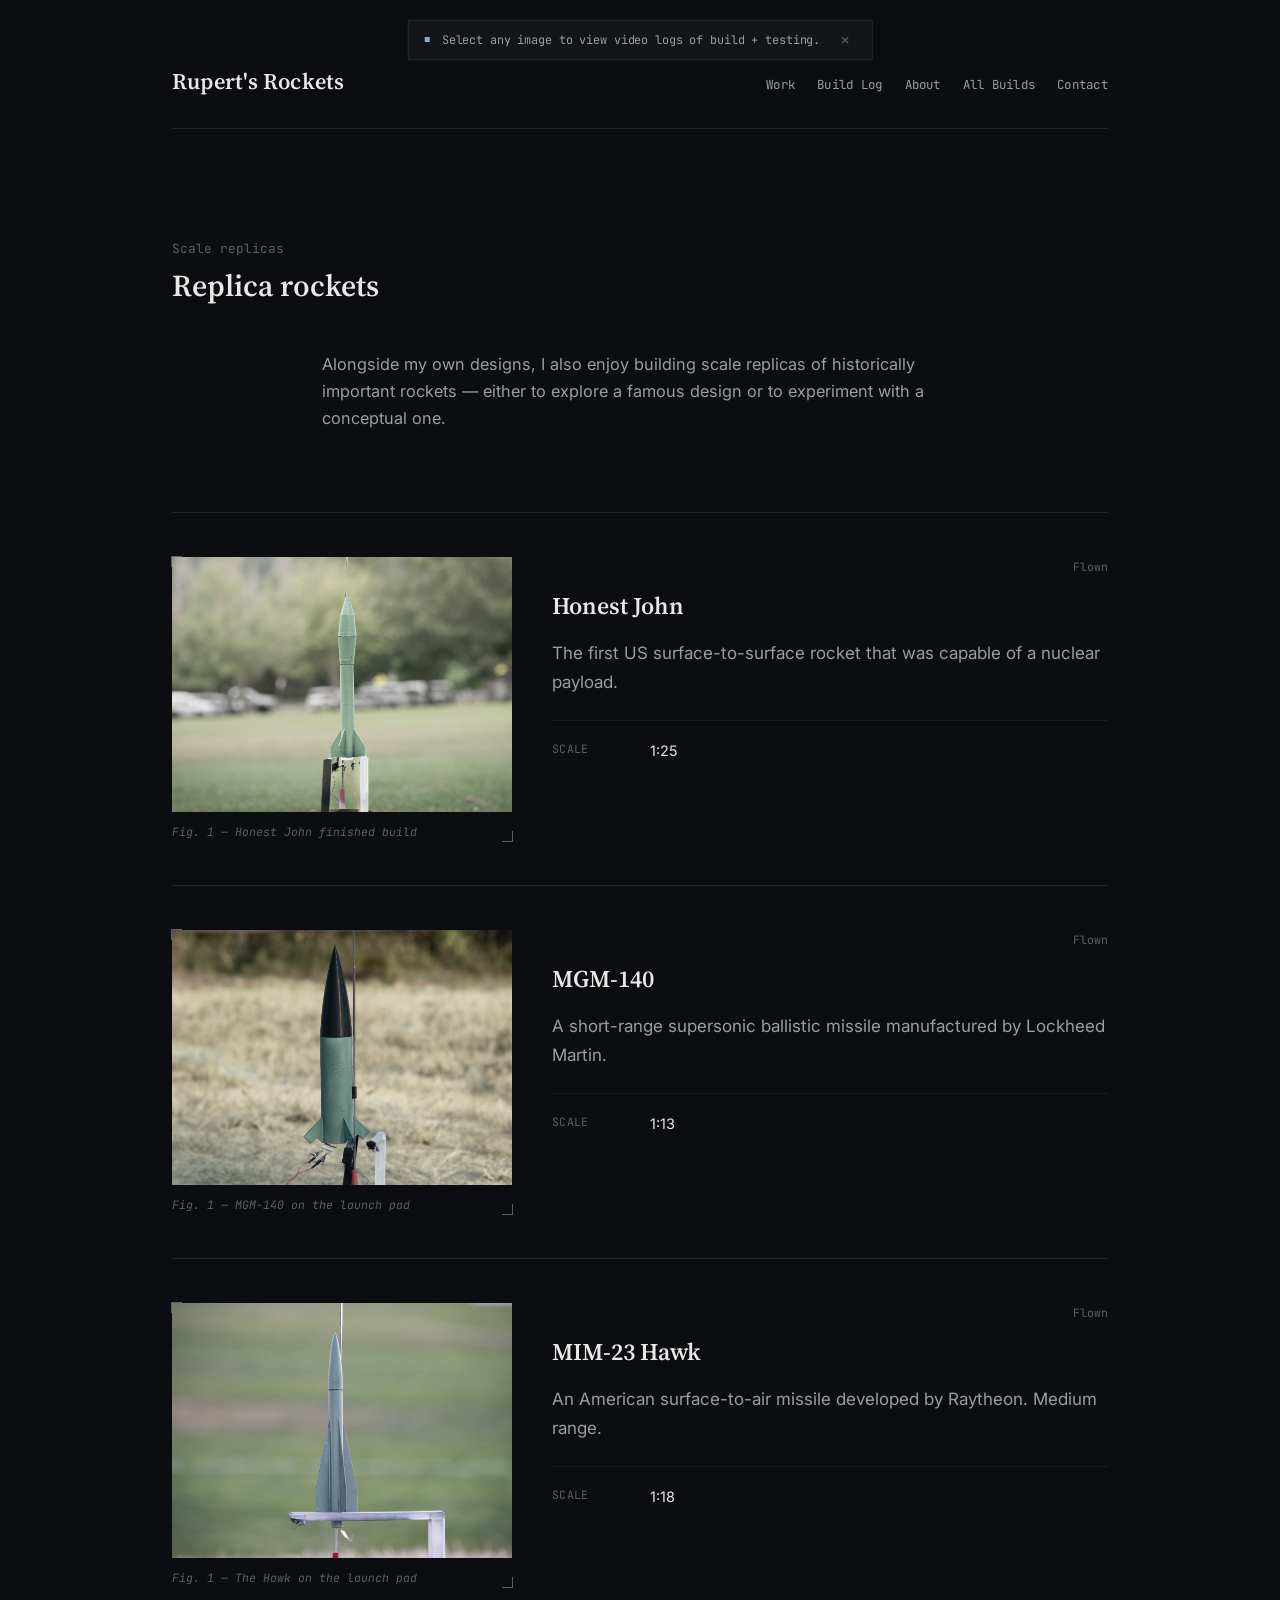
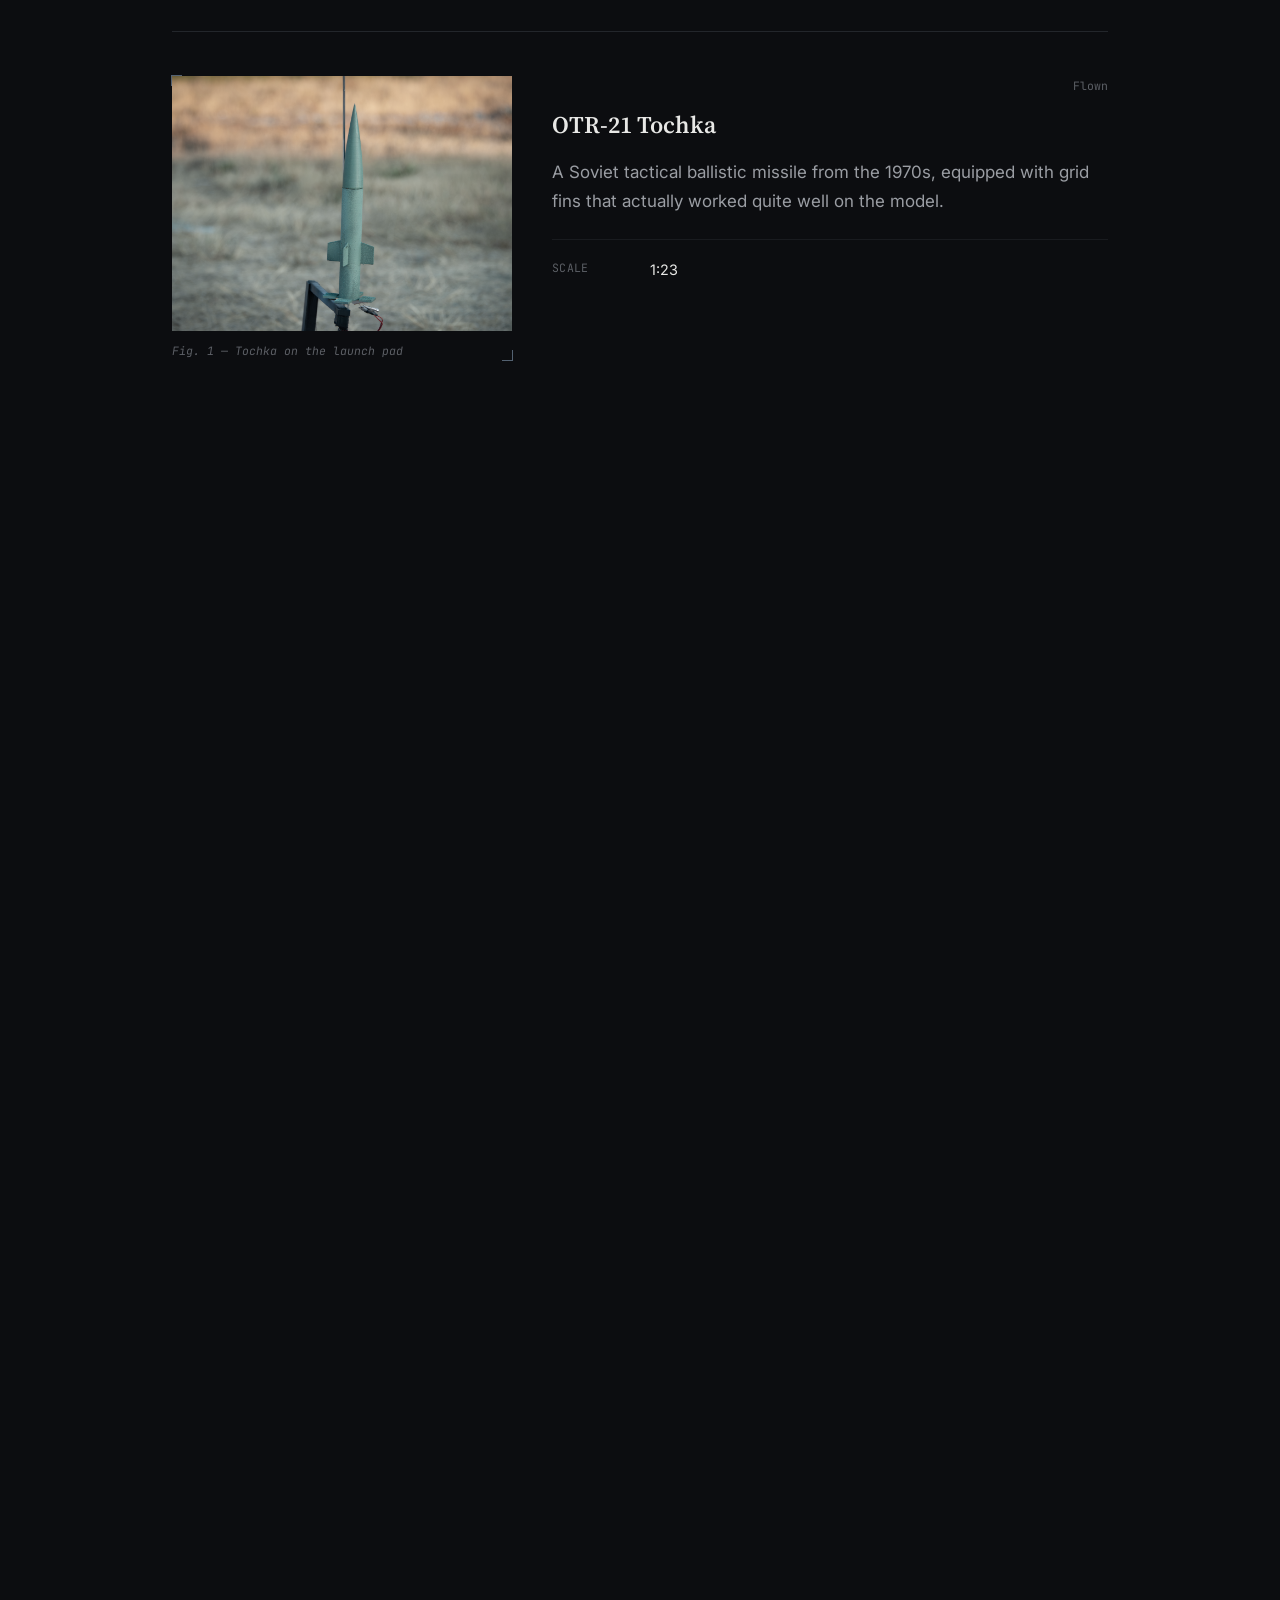
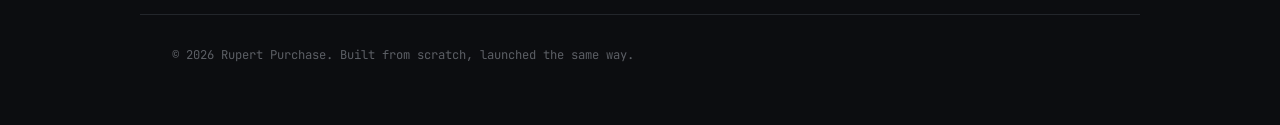
<file: replicas.html>
<!DOCTYPE html>
<html lang="en">
<head>
<meta charset="UTF-8">
<meta name="viewport" content="width=device-width, initial-scale=1.0">

<title>Replica Rockets &mdash; Rupert's Rockets</title>
<meta name="description" content="Scale replicas of real-world rockets, built by Rupert Purchase.">

<link rel="preconnect" href="https://fonts.googleapis.com">
<link rel="preconnect" href="https://fonts.gstatic.com" crossorigin>
<link href="https://fonts.googleapis.com/css2?family=Source+Serif+4:ital,wght@0,400;0,600;1,400&family=Inter:wght@400;500&family=JetBrains+Mono:wght@400;500&display=swap" rel="stylesheet">

<link rel="stylesheet" href="style.css">
</head>
<div id="videoModal" class="video-modal">
  <div class="video-container">
    <iframe
      id="videoFrame"
      src=""
      frameborder="0"
      allow="accelerometer; autoplay; clipboard-write; encrypted-media; gyroscope; picture-in-picture"
      allowfullscreen>
    </iframe>
  </div>
</div>
  
<body>



<div id="video-hint-toast" class="hint-toast" role="status">
  <span class="hint-toast__node"></span>
  <span class="hint-toast__text">Select any image to view video logs of build + testing.</span>
  <button type="button" class="hint-toast__close" aria-label="Dismiss notification">&times;</button>
</div>

  
<!-- Same masthead as the other pages — keep all of these in sync if you edit one -->
<header class="masthead">
  <div class="masthead__top">
    <a href="index.html" class="masthead__name">Rupert's Rockets</a>
    <nav class="masthead__nav">
      <a href="index.html#work">Work</a>
      <a href="index.html#log">Build Log</a>
      <a href="index.html#about">About</a>
      <a href="all-builds.html">All Builds</a>
     
      <a href="index.html#contact">Contact</a>
    </nav>
  </div>
</header>

<section class="archive-head reveal">
  <span class="section__index">Scale replicas</span>
  <h1 class="section__title">Replica rockets</h1>
</section>

<section class="intro reveal">
  <p>
    <!-- EDIT: a short intro paragraph about your replica builds -->
    Alongside my own designs, I also enjoy building scale replicas of historically important rockets — either to explore a famous design or to experiment with a conceptual one. 
  </p>
</section>

<!-- ======================================================
     REPLICA ENTRIES
     Same .entry pattern as the other pages. Copy/paste one
     whole <article> block per replica. No limit on how many.
     Specs here are replica-specific: scale, original vehicle,
     material, and finished height — swap these for whatever
     matters most on your builds.
     ====================================================== -->
<section class="section">

  <!-- ---------- REPLICA 1 (duplicate this whole <article> to add another) ---------- -->
  <article class="entry reveal">
    <div class="entry__media">
      <!-- PHOTO: replace src with your file in assets/photos/ -->
      <img src="assets/photos/Honest_John_replica_rocket_launch_landscape_50.jpg" alt="Scale replica of the Honest John" loading="eager" class="video-thumb"
  data-video="https://www.youtube.com/watch?v=5x9uxA6O4GE?autoplay=1">
      <p class="entry__caption">Fig. 1 &mdash; Honest John finished build</p>
    </div>
    <div class="entry__body">
      <div class="entry__top">
        <span class="entry__status">Flown</span>
      </div>
      <h3 class="entry__title">Honest John</h3>
      <p class="entry__desc">
        <!-- EDIT: a sentence or two about this build -->
        The first US surface-to-surface rocket that was capable of a nuclear payload.
      </p>
      <dl class="entry__specs">
        <div><dt>Scale</dt><dd>1:25</dd></div>
        
      </dl>
    </div>
  </article>

  <article class="entry reveal">
    <div class="entry__media">
      <!-- PHOTO: replace src with your file in assets/photos/ -->
      <img src="assets/photos/MGM-140_replica_rocket_launch_landscape_50.jpg" alt="Scale replica of the MGM-140" loading="eager" class="video-thumb"
  data-video="https://www.youtube.com/watch?v=Lqdt8hpJPuA?autoplay=1">
      <p class="entry__caption">Fig. 1 &mdash; MGM-140 on the launch pad</p>
    </div>
    <div class="entry__body">
      <div class="entry__top">
        <span class="entry__status">Flown</span>
      </div>
      <h3 class="entry__title">MGM-140</h3>
      <p class="entry__desc">
        <!-- EDIT: a sentence or two about this build -->
        A short-range supersonic ballistic missile manufactured by Lockheed Martin. 
      </p>
      <dl class="entry__specs">
        <div><dt>Scale</dt><dd>1:13</dd></div>
        
      </dl>
    </div>
  </article>

  <article class="entry reveal">
    <div class="entry__media">
      <!-- PHOTO: replace src with your file in assets/photos/ -->
      <img src="assets/photos/MIM-23_replica_rocket_launch_landscape_50.jpg" alt="Scale replica of the MIM-23" loading="eager" class="video-thumb"
  data-video="https://www.youtube.com/watch?v=W0_e4nk6L8E?autoplay=1">
      <p class="entry__caption">Fig. 1 &mdash; The Hawk on the launch pad</p>
    </div>
    <div class="entry__body">
      <div class="entry__top">
        <span class="entry__status">Flown</span>
      </div>
      <h3 class="entry__title">MIM-23 Hawk</h3>
      <p class="entry__desc">
        <!-- EDIT: a sentence or two about this build -->
        An American surface-to-air missile developed by Raytheon. Medium range.
      </p>
      <dl class="entry__specs">
        <div><dt>Scale</dt><dd>1:18</dd></div>
        
      </dl>
    </div>
  </article>

  <article class="entry reveal">
    <div class="entry__media">
      <!-- PHOTO: replace src with your file in assets/photos/ -->
      <img src="assets/photos/OTR-21_replica_rocket_launch_landscape_50.jpg" alt="Scale replica of the OTR-21" loading="eager">
      <p class="entry__caption">Fig. 1 &mdash; Tochka on the launch pad</p>
    </div>
    <div class="entry__body">
      <div class="entry__top">
        <span class="entry__status">Flown</span>
      </div>
      <h3 class="entry__title">OTR-21 Tochka</h3>
      <p class="entry__desc">
        <!-- EDIT: a sentence or two about this build -->
        A Soviet tactical ballistic missile from the 1970s, equipped with grid fins that actually worked quite well on the model.
      </p>
      <dl class="entry__specs">
        <div><dt>Scale</dt><dd>1:23</dd></div>
        
      </dl>
    </div>
  </article>

  <article class="entry reveal">
    <div class="entry__media">
      <!-- PHOTO: replace src with your file in assets/photos/ -->
      <img src="assets/photos/SS.10_replica_rocket_display_landscape_50.jpg" alt="Scale replica of the SS.10" loading="eager">
      <p class="entry__caption">Fig. 1 &mdash; The tiny SS.10</p>
    </div>
    <div class="entry__body">
      <div class="entry__top">
        <span class="entry__status">Flown</span>
      </div>
      <h3 class="entry__title">Nord SS.10</h3>
      <p class="entry__desc">
        <!-- EDIT: a sentence or two about this build -->
        First used in 1955, it was a French anti-tank missile. 
      </p>
      <dl class="entry__specs">
        <div><dt>Scale</dt><dd>1:11</dd></div>
        
      </dl>
    </div>
  </article>

  <article class="entry reveal">
    <div class="entry__media">
      <!-- PHOTO: replace src with your file in assets/photos/ -->
      <img src="assets/photos/Wasserfall_replica_rocket_launch_landscape_50.jpg" alt="Scale replica of the Wasserfall" loading="eager" class="video-thumb"
  data-video="https://www.youtube.com/watch?v=lUD44jHQwS8?autoplay=1">
      <p class="entry__caption">Fig. 1 &mdash; C2 Wasserfall on the pad</p>
    </div>
    <div class="entry__body">
      <div class="entry__top">
        <span class="entry__status">Flown</span>
      </div>
      <h3 class="entry__title">C2 Wasserfall</h3>
      <p class="entry__desc">
        <!-- EDIT: a sentence or two about this build -->
        A German supersonic surface-to-air missile of WW2. Developed by Wernher von Braun's team, it never saw combat.
      </p>
      <dl class="entry__specs">
        <div><dt>Scale</dt><dd>1:34</dd></div>
        
      </dl>
    </div>
  </article>

  <article class="entry reveal">
    <div class="entry__media">
      <!-- PHOTO: replace src with your file in assets/photos/ -->
      <img src="assets/photos/cobra_atgm_replica_rocket_launch_landscape_1_50.jpg" alt="Scale replica of the Cobra" loading="eager">
      <p class="entry__caption">Fig. 1 &mdash; The tiny Cobra ATGM</p>
    </div>
    <div class="entry__body">
      <div class="entry__top">
        <span class="entry__status">Flown</span>
      </div>
      <h3 class="entry__title">Cobra ATGM</h3>
      <p class="entry__desc">
        <!-- EDIT: a sentence or two about this build -->
        A Swiss/German anti-tank missile entering surface in the 1950s. 
      </p>
      <dl class="entry__specs">
        <div><dt>Scale</dt><dd>1:7</dd></div>
        
      </dl>
    </div>
  </article>


  <!--
    TO ADD MORE REPLICAS:
    1. Copy one entire <article class="entry reveal"> ... </article> block
    2. Paste it above this comment
    3. Change the image, code, date, status, title, description, and specs
    No limit — add as many replicas as you've built.
  -->

</section>

<footer class="footer">
  &copy; 2026 Rupert Purchase. Built from scratch, launched the same way.
</footer>

<script src="script.js"></script>
</body>
</html>
</file>
<file: style.css>
/* ============================================================
   DESIGN TOKENS
   ============================================================ */
:root {
  --bg:          #0c0d10;   /* page background — ink black */
  --bg-raised:   #131519;   /* very slightly lighter, used sparingly */
  --line:        #23262b;   /* hairline rules between entries */
  --line-soft:   #191b1f;

  --text:        #e8e8e6;   /* primary text — warm off-white, like paper */
  --text-dim:    #9a9da3;   /* secondary text */
  --text-faint:  #5c5f65;   /* faintest text — captions, footnotes */
  --accent:      #8fa8c2;   /* muted slate blue — links, labels, dates. Understated on purpose. */

  --camp-accent:      #e2a25c;  /* warm amber/flame — used only for the Rocketry Camp feature + its page */
  --camp-accent-soft: rgba(226, 162, 92, 0.28);

  --font-display: 'Source Serif 4', serif;   /* headings — editorial, not techy */
  --font-body:    'Inter', sans-serif;        /* paragraphs */
  --font-mono:    'JetBrains Mono', monospace; /* dates, codes, captions only */

  --content: 700px;   /* narrow column for reading text */
  --wide: 1000px;     /* wider column for entries with images */
}

/* ============================================================
   RESET & BASE
   ============================================================ */
* { box-sizing: border-box; margin: 0; padding: 0; }

html { scroll-behavior: smooth; }

body {
  background: var(--bg);
  color: var(--text);
  font-family: var(--font-body);
  font-size: 17px;
  line-height: 1.65;
}

a { color: inherit; text-decoration: none; }
img { max-width: 100%; display: block; }
ol, ul { list-style: none; }

a:focus-visible, button:focus-visible {
  outline: 2px solid var(--accent);
  outline-offset: 3px;
}

::selection { background: var(--accent); color: var(--bg); }

/* Generic link style used inline in paragraphs */
.link {
  border-bottom: 1px solid var(--line);
  transition: border-color 0.2s ease, color 0.2s ease;
}
.link:hover { border-color: var(--accent); color: var(--accent); }

/* ============================================================
   SCROLL REVEAL — subtle, not showy
   ============================================================ */
.reveal {
  opacity: 0;
  transform: translateY(10px);
  transition: opacity 0.6s ease, transform 0.6s ease;
}
.reveal.is-visible { opacity: 1; transform: none; }

@media (prefers-reduced-motion: reduce) {
  .reveal { opacity: 1; transform: none; transition: none; }
  html { scroll-behavior: auto; }
}

/* ============================================================
   MASTHEAD / NAV
   ============================================================ */
.masthead {
  max-width: var(--wide);
  margin: 0 auto;
  padding: 64px 32px 40px;
}

.masthead__top {
  display: flex;
  justify-content: space-between;
  align-items: baseline;
  flex-wrap: wrap;
  gap: 16px 32px;
  padding-bottom: 28px;
  position: relative; /* Established for the drawing line coordinate space */
}

.masthead__top::after {
  content: '';
  position: absolute;
  bottom: 0;
  left: 0;
  height: 1px;
  background: var(--line);
  width: 0;
  animation: drawLine 0.9s cubic-bezier(0.4, 0, 0.2, 1) forwards;
  animation-delay: 0.2s;
}

.masthead__name {
  font-family: var(--font-display);
  font-weight: 600;
  font-size: 1.4rem;
  letter-spacing: 0.01em;
}

.masthead__nav {
  display: flex;
  gap: 22px;
  font-family: var(--font-mono);
  font-size: 0.78rem;
  letter-spacing: 0.02em;
  color: var(--text-dim);
}

.masthead__nav a { transition: color 0.2s ease; }
.masthead__nav a:hover { color: var(--accent); }

/* ============================================================
   NAV HIGHLIGHT PULSE
   Applied to the Replicas link on all-builds.html only —
   plays once when the page loads to draw the eye to it.
   ============================================================ */
@keyframes navHighlightPulse {
  0%   { color: var(--text-dim); transform: scale(1); }
  45%  { color: var(--accent); transform: scale(1.22); }
  100% { color: var(--accent); transform: scale(1); }
}

.nav-highlight {
  display: inline-block;
  animation: navHighlightPulse 1.2s cubic-bezier(0.25, 1, 0.5, 1) both;
  animation-delay: 0.65s; /* Aligned precisely with its position in the nav stack */
}

@media (prefers-reduced-motion: reduce) {
  .nav-highlight {
    animation: none;
    color: var(--accent);
  }
}

.masthead__tagline {
  font-family: var(--font-display);
  font-style: italic;
  font-size: 1.15rem;
  color: var(--text-dim);
  margin-top: 26px;
  max-width: 46ch;
}

/* ============================================================
   INTRO
   ============================================================ */
.intro {
  max-width: var(--content);
  margin: 0 auto;
  padding: 20px 32px 80px;
}

.intro p {
  color: var(--text-dim);
  font-size: 1.02rem;
}

.intro p + p { margin-top: 18px; }

/* ============================================================
   SECTION LABELS
   ============================================================ */
.section {
  max-width: var(--wide);
  margin: 0 auto;
  padding: 0 32px 90px;
}

.section__head {
  display: flex;
  align-items: baseline;
  gap: 14px;
  margin-bottom: 44px;
}

.section__index {
  font-family: var(--font-mono);
  font-size: 0.8rem;
  color: var(--text-faint);
}

.section__title {
  font-family: var(--font-display);
  font-weight: 600;
  font-size: 1.6rem;
}

.section__note {
  font-family: var(--font-mono);
  font-size: 0.78rem;
  color: var(--text-faint);
  margin-left: auto;
}

.section__note a { color: var(--accent); }
.section__note a:hover { text-decoration: underline; }

/* ============================================================
   ENTRIES (builds)
   Each .entry is one project — a horizontal record, not a
   marketing card. Image, then a plain description with a
   simple spec list.
   ============================================================ */
/* video sample: */

.video-thumb {
    cursor: pointer;
}

.video-modal {
    position: fixed;
    inset: 0;
    background: rgba(0,0,0,.85);
    display: flex;
    justify-content: center;
    align-items: center;
    opacity: 0;
    pointer-events: none;
    transition: opacity .25s ease;
    z-index: 9999;
}

.video-modal.open {
    opacity: 1;
    pointer-events: auto;
}

.video-container {
    width: min(90vw, 1200px);
    aspect-ratio: 16 / 9;
}

.video-container iframe {
    width: 100%;
    height: 100%;
    border: none;
    border-radius: 10px;
}

/* sample end. */

.entry {
  display: grid;
  grid-template-columns: 340px 1fr;
  gap: 40px;
  padding: 44px 0;
  border-top: 1px solid var(--line);
}

.entry:last-child { border-bottom: 1px solid var(--line); }

.entry__media {
  position: relative;
}

.entry__media img {
  width: 100%;
  aspect-ratio: 4 / 3;
  object-fit: cover;
  filter: grayscale(45%);
  transition: filter 0.5s ease;
}

.entry:hover .entry__media img { filter: grayscale(0%); }

/* Small corner ticks — a quiet nod to technical drawings, not a HUD */
.entry__media::before,
.entry__media::after {
  content: '';
  position: absolute;
  width: 10px;
  height: 10px;
  border: 1px solid var(--accent);
  opacity: 0.55;
}
.entry__media::before { top: -1px; left: -1px; border-right: none; border-bottom: none; }
.entry__media::after  { bottom: -1px; right: -1px; border-left: none; border-top: none; }

.entry__caption {
  font-family: var(--font-mono);
  font-size: 0.72rem;
  color: var(--text-faint);
  margin-top: 10px;
  font-style: italic;
}

.entry__top {
  display: flex;
  align-items: baseline;
  gap: 14px;
  margin-bottom: 10px;
  flex-wrap: wrap;
}

.entry__code {
  font-family: var(--font-mono);
  font-size: 0.78rem;
  color: var(--accent);
}

.entry__date {
  font-family: var(--font-mono);
  font-size: 0.78rem;
  color: var(--text-faint);
}

.entry__status {
  font-family: var(--font-mono);
  font-size: 0.72rem;
  color: var(--text-faint);
  margin-left: auto;
}

.entry__title {
  font-family: var(--font-display);
  font-weight: 600;
  font-size: 1.5rem;
  margin-bottom: 14px;
  position: relative;
  width: max-content;
  cursor: help;
}

/* ============================================================
   TITLE TOOLTIPS (all-builds.html)
   Hover a project title for a short note on the "why" behind it.
   Each tooltip's text lives in a <span class="title-tip"> nested
   inside the <h3 class="entry__title"> in the HTML.
   ============================================================ */
.entry__title .title-tip {
  position: absolute;
  left: 0;
  top: 100%;
  margin-top: 10px;
  background: var(--bg-raised);
  border: 1px solid var(--line);
  border-radius: 8px;
  padding: 12px 16px;
  font-family: var(--font-body);
  font-size: 0.85rem;
  font-weight: 400;
  line-height: 1.5;
  color: var(--text-dim);
  width: max-content;
  max-width: 280px;
  box-shadow: 0 10px 28px rgba(0, 0, 0, 0.45);
  opacity: 0;
  transform: translateY(-4px);
  pointer-events: none;
  transition: opacity 0.2s ease, transform 0.2s ease;
  z-index: 20;
}

.entry__title:hover .title-tip,
.entry__title:focus-within .title-tip {
  opacity: 1;
  transform: translateY(0);
}

@media (prefers-reduced-motion: reduce) {
  .entry__title .title-tip { transition: none; }
}

@media (max-width: 560px) {
  .entry__title .title-tip { max-width: 220px; }
}

.entry__desc {
  color: var(--text-dim);
  max-width: 56ch;
  margin-bottom: 24px;
}

.entry__specs {
  display: flex;
  flex-wrap: wrap;
  gap: 8px 0;
  border-top: 1px solid var(--line-soft);
  padding-top: 18px;
}

.entry__specs > div {
  display: flex;
  gap: 8px;
  width: 50%;
  font-size: 0.9rem;
  padding-right: 12px;
}

.entry__specs dt {
  font-family: var(--font-mono);
  font-size: 0.72rem;
  color: var(--text-faint);
  text-transform: uppercase;
  letter-spacing: 0.03em;
  min-width: 90px;
}

.entry__specs dd { color: var(--text); }

/* ============================================================
   BUILD LOG (chronological notes)
   ============================================================ */
.notes__item {
  display: grid;
  grid-template-columns: 90px 1fr;
  gap: 24px;
  padding: 20px 0;
  border-top: 1px solid var(--line);
}
.notes__item:last-child { border-bottom: 1px solid var(--line); }

.notes__date {
  font-family: var(--font-mono);
  font-size: 0.8rem;
  color: var(--accent);
}

.notes__text { color: var(--text-dim); max-width: 60ch; }

/* ============================================================
   ABOUT + STATS LINE (plain text, not boxed)
   ============================================================ */
.about__text {
  max-width: var(--content);
  color: var(--text-dim);
  margin-bottom: 36px;
}

.stats-line {
  display: flex;
  flex-wrap: wrap;
  gap: 8px 28px;
  font-family: var(--font-mono);
  font-size: 0.92rem;
  border-top: 1px solid var(--line);
  padding-top: 24px;
}

.stats-line b {
  color: var(--accent);
  font-weight: 500;
}

.stats-line span { color: var(--text-faint); }

/* ============================================================
   CONTACT
   ============================================================ */
.contact__text {
  color: var(--text-dim);
  max-width: var(--content);
  margin-bottom: 22px;
}

.contact__email {
  font-family: var(--font-display);
  font-size: 1.5rem;
  display: inline-block;
  border-bottom: 1px solid var(--line);
  padding-bottom: 4px;
  margin-bottom: 26px;
  transition: border-color 0.2s ease, color 0.2s ease;
}
.contact__email:hover { border-color: var(--accent); color: var(--accent); }

.contact__links {
  display: flex;
  gap: 10px;
  font-family: var(--font-mono);
  font-size: 0.85rem;
  color: var(--text-dim);
}

.gallery-link {
  color: var(--accent);
  display: inline-block;
  transition: transform 0.25s ease, color 0.2s ease;
}

.gallery-link:hover {
  transform: scale(1.08);
  color: var(--accent);
}

.contact__links a:hover { color: var(--accent); }
.contact__links span { color: var(--text-faint); }

/* ============================================================
   FOOTER
   ============================================================ */
.footer {
  max-width: var(--wide);
  margin: 0 auto;
  padding: 30px 32px 60px;
  border-top: 1px solid var(--line);
  font-family: var(--font-mono);
  font-size: 0.76rem;
  color: var(--text-faint);
}

/* ============================================================
   ARCHIVE PAGE EXTRAS
   ============================================================ */
.archive-head {
  max-width: var(--wide);
  margin: 0 auto;
  padding: 64px 32px 20px;
}

.archive-head .section__title { font-size: 1.9rem; }

.year-group {
  margin-bottom: 8px;
}

.year-label {
  font-family: var(--font-mono);
  font-size: 0.78rem;
  color: var(--text-faint);
  padding: 30px 0 4px;
}

/* ============================================================
   RESPONSIVE
   ============================================================ */
@media (max-width: 820px) {
  .entry { grid-template-columns: 1fr; }
  .entry__specs > div { width: 100%; }
  .notes__item { grid-template-columns: 70px 1fr; }
}

@media (max-width: 560px) {
  .masthead { padding: 44px 20px 30px; }
  .masthead__nav { gap: 14px; font-size: 0.72rem; }
  .intro, .section, .archive-head, .footer { padding-left: 20px; padding-right: 20px; }
}

/* ============================================================
   SYSTEM OPENING ANIMATIONS
   ============================================================ */

/* Brief fade curtain preventing flash of content */
.opening-curtain {
  position: fixed;
  inset: 0;
  background: var(--bg);
  z-index: 10000;
  pointer-events: none;
  animation: fadeOutCurtain 0.4s cubic-bezier(0.25, 1, 0.5, 1) forwards;
  animation-delay: 0.1s;
}

/* Staggered entrance baseline for masthead structural components */
.masthead__name,
.masthead__nav a:not(.nav-highlight),
.masthead__tagline {
  opacity: 0;
  transform: translateY(6px);
  animation: mastheadFadeUp 0.6s cubic-bezier(0.25, 1, 0.5, 1) forwards;
}

/* Progression Sequence Timing */
.masthead__name { animation-delay: 0.35s; }
.masthead__nav a:nth-child(1) { animation-delay: 0.45s; }
.masthead__nav a:nth-child(2) { animation-delay: 0.50s; }
.masthead__nav a:nth-child(3) { animation-delay: 0.55s; }
.masthead__nav a:nth-child(4) { animation-delay: 0.60s; }
.masthead__nav a:nth-child(5) { animation-delay: 0.65s; }
.masthead__nav a:nth-child(6) { animation-delay: 0.70s; }
.masthead__tagline { animation-delay: 0.8s; }

@keyframes drawLine {
  0% { width: 0; background: var(--accent); }
  60% { background: var(--accent); }
  100% { width: 100%; background: var(--line); }
}

@keyframes mastheadFadeUp {
  to { opacity: 1; transform: translateY(0); }
}

@keyframes fadeOutCurtain {
  to { opacity: 0; visibility: hidden; }
}

/* Overriding the standard highlight pulse to incorporate the staggering phase */
@keyframes navHighlightPulse {
  0%   { opacity: 0; transform: translateY(6px) scale(1); color: var(--text-dim); }
  35%  { opacity: 1; transform: translateY(0) scale(1); color: var(--text-dim); }
  70%  { color: var(--accent); transform: scale(1.18); }
  100% { opacity: 1; transform: translateY(0) scale(1); color: var(--accent); }
}

/* Respect user layout environments with accessibility overrides */
@media (prefers-reduced-motion: reduce) {
  .opening-curtain { display: none; }
  .masthead__top::after { width: 100%; animation: none; background: var(--line); }
  .masthead__name, 
  .masthead__nav a, 
  .masthead__tagline {
    opacity: 1;
    transform: none;
    animation: none;
  }
  .nav-highlight { color: var(--accent); }
}

/* ============================================================
   BOOT SEQUENCE (index.html home page only)
   A brief "secure system" style loading screen, shown once per
   browser session the first time someone lands on the homepage.
   Timing/removal is driven from script.js — see #bootCurtain.
   The plain .opening-curtain used on other pages is untouched.
   ============================================================ */
.opening-curtain.boot-curtain {
  animation: none;
  opacity: 1;
  visibility: visible;
  pointer-events: auto;
  display: flex;
  align-items: center;
  justify-content: center;
  cursor: default;
  user-select: none;
}

.opening-curtain.boot-curtain.boot-done {
  animation: fadeOutCurtain 0.6s cubic-bezier(0.25, 1, 0.5, 1) forwards;
}

body.boot-lock { overflow: hidden; }

.boot {
  width: min(320px, 78vw);
  font-family: var(--font-mono);
}

.boot__id {
  font-size: 0.68rem;
  letter-spacing: 0.12em;
  color: var(--text-faint);
  text-align: center;
  margin-bottom: 22px;
  opacity: 0;
  animation: mastheadFadeUp 0.5s cubic-bezier(0.25, 1, 0.5, 1) 0.05s forwards;
}

.boot__line {
  font-size: 0.76rem;
  letter-spacing: 0.02em;
  color: var(--text-dim);
  margin-bottom: 8px;
  opacity: 0;
  transform: translateY(6px);
  animation: mastheadFadeUp 0.4s cubic-bezier(0.25, 1, 0.5, 1) forwards;
}

.boot__line--1 { animation-delay: 0.15s; }
.boot__line--2 { animation-delay: 0.32s; }
.boot__line--3 { animation-delay: 0.49s; }

.boot__bar {
  height: 2px;
  width: 100%;
  background: var(--line);
  margin: 18px 0 8px;
  overflow: hidden;
}

.boot__bar-fill {
  height: 100%;
  width: 0%;
  background: var(--accent);
  box-shadow: 0 0 8px 1px var(--accent);
}

.boot__meta {
  display: flex;
  justify-content: space-between;
  font-size: 0.68rem;
  letter-spacing: 0.05em;
  color: var(--text-faint);
}

#bootStatus { color: var(--accent); }

@media (prefers-reduced-motion: reduce) {
  .opening-curtain.boot-curtain { display: none; }
}

/* ============================================================
   VIDEO HINT POP-UP (TOAST)
   ============================================================ */
.hint-toast {
  position: fixed;
  top: 20px;
  left: 50%;
  transform: translate(-50%, -15px);
  background: var(--bg-raised);
  border: 1px solid var(--line);
  padding: 10px 16px;
  display: flex;
  align-items: center;
  gap: 12px;
  z-index: 9999;
  font-family: var(--font-mono);
  font-size: 0.74rem;
  color: var(--text-dim);
  opacity: 0;
  pointer-events: none;
  transition: transform 0.5s cubic-bezier(0.25, 1, 0.5, 1), opacity 0.5s ease;
}

/* State triggered via JavaScript after load sequence */
.hint-toast.is-visible {
  opacity: 1;
  pointer-events: auto;
  transform: translate(-50%, 0);
}

/* State when dismissed by user */
.hint-toast.is-hidden {
  opacity: 0;
  pointer-events: none;
  transform: translate(-50%, -10px);
  transition: transform 0.3s ease, opacity 0.3s ease;
}

/* Small square technical node matching accent layout styling */
.hint-toast__node {
  width: 5px;
  height: 5px;
  background: var(--accent);
  flex-shrink: 0;
}

.hint-toast__text {
  line-height: 1.4;
  letter-spacing: -0.01em;
}

/* Ultra-clean plain text close button */
.hint-toast__close {
  background: none;
  border: none;
  color: var(--text-faint);
  cursor: pointer;
  font-family: inherit;
  font-size: 1.1rem;
  padding: 0 4px;
  line-height: 1;
  margin-left: 4px;
  transition: color 0.2s ease, transform 0.2s ease;
}

.hint-toast__close:hover {
  color: var(--accent);
  transform: scale(1.1);
}

/* Accessibility override for reduced motion preferences */
@media (prefers-reduced-motion: reduce) {
  .hint-toast {
    transition: none;
    transform: translate(-50%, 0);
  }
}

/* ============================================================
   FEATURED CALLOUT (all-builds.html)
   A promoted link to a standout project page (currently the
   Rocketry Summer Camp recap). Pops once when scrolled into
   view — same trick as .nav-highlight — then keeps a slow,
   quiet breathing glow so it doesn't get lost in the archive.
   To point this at a different project later, just change the
   href and the copy inside .feature-callout in all-builds.html.
   ============================================================ */
.feature-wrap {
  max-width: var(--wide);
  margin: 0 auto;
  padding: 0 32px 60px;
}

.feature-callout {
  position: relative;
  display: flex;
  align-items: center;
  gap: 26px;
  flex-wrap: wrap;
  padding: 30px 34px;
  border: 1px solid var(--line);
  background: var(--bg-raised);
  transition: transform 0.35s cubic-bezier(0.25, 1, 0.5, 1), border-color 0.3s ease;
}

.feature-callout:hover { transform: translateY(-4px); border-color: var(--camp-accent); }
.feature-callout:hover .feature-callout__cta { color: var(--camp-accent); gap: 10px; }
.feature-callout:hover .feature-callout__icon .rocket-svg { transform: translateY(-3px); }

/* Idle breathing glow — lives on its own layer so it never fights
   with the hover transition above over the same properties */
.feature-callout::before {
  content: '';
  position: absolute;
  inset: -1px;
  border: 1px solid var(--camp-accent);
  opacity: 0;
  pointer-events: none;
  animation: campCalloutGlow 3.8s ease-in-out infinite;
}

@keyframes campCalloutGlow {
  0%, 100% { opacity: 0; box-shadow: none; }
  50%      { opacity: 1; box-shadow: 0 0 26px 2px var(--camp-accent-soft); }
}

.feature-callout__badge {
  font-family: var(--font-mono);
  font-size: 0.68rem;
  letter-spacing: 0.08em;
  text-transform: uppercase;
  color: var(--text-dim);
  border: 1px solid var(--line);
  padding: 5px 10px;
  display: inline-block;
}

/* This is the exact same "grow to get your attention" trick used
   on the Replicas nav link — reused here via the reveal observer:
   script.js adds .is-visible once this scrolls into view. */
.feature-callout.is-visible .feature-callout__badge {
  animation: navHighlightPulse 1.1s cubic-bezier(0.25, 1, 0.5, 1) both;
  animation-delay: 0.25s;
  color: var(--camp-accent);
  border-color: var(--camp-accent);
}

.feature-callout__icon {
  width: 52px;
  flex-shrink: 0;
}

.feature-callout__icon .rocket-svg { transition: transform 0.35s ease; }

.feature-callout__text { flex: 1 1 320px; }

.feature-callout__title {
  font-family: var(--font-display);
  font-weight: 600;
  font-size: 1.4rem;
  margin-bottom: 6px;
}

.feature-callout__desc {
  color: var(--text-dim);
  font-size: 0.95rem;
  max-width: 46ch;
}

.feature-callout__cta {
  font-family: var(--font-mono);
  font-size: 0.82rem;
  color: var(--text-dim);
  display: inline-flex;
  align-items: center;
  gap: 6px;
  white-space: nowrap;
  transition: color 0.3s ease, gap 0.3s ease;
}

@media (prefers-reduced-motion: reduce) {
  .feature-callout,
  .feature-callout::before,
  .feature-callout .feature-callout__cta,
  .feature-callout__icon .rocket-svg {
    animation: none;
    transition: none;
  }
  .feature-callout.is-visible .feature-callout__badge {
    color: var(--camp-accent);
    border-color: var(--camp-accent);
  }
}

/* ============================================================
   ROCKET SVG (shared by the feature callout + camp page hero)
   Thin line-art body/fins to match the site's technical-drawing
   feel, with a small animated flame as the one "fun" flourish.
   ============================================================ */
.rocket-svg { width: 100%; height: auto; overflow: visible; display: block; }

.rocket-svg__body,
.rocket-svg__fins path {
  fill: var(--bg-raised);
  stroke: var(--text-dim);
  stroke-width: 2;
}

.rocket-svg__window { fill: none; stroke: var(--camp-accent); stroke-width: 2; }
.rocket-svg__seam { stroke: var(--line); stroke-width: 1.5; }

.rocket-svg__flame-outer {
  fill: var(--camp-accent);
  opacity: 0.85;
  transform-origin: 50px 114px;
  animation: flameFlickerOuter 0.6s ease-in-out infinite;
}

.rocket-svg__flame-inner {
  fill: #f4d9b8;
  transform-origin: 50px 114px;
  animation: flameFlickerInner 0.45s ease-in-out infinite;
}

@keyframes flameFlickerOuter {
  0%, 100% { transform: scaleY(1) scaleX(1); opacity: 0.8; }
  50%      { transform: scaleY(1.18) scaleX(0.92); opacity: 1; }
}

@keyframes flameFlickerInner {
  0%, 100% { transform: scaleY(1) scaleX(1); }
  50%      { transform: scaleY(1.3) scaleX(0.85); }
}

@media (prefers-reduced-motion: reduce) {
  .rocket-svg__flame-outer,
  .rocket-svg__flame-inner {
    animation: none;
  }
}

/* ============================================================
   ROCKETRY CAMP PAGE (rocketry-camp.html)
   Same fonts, colors and grid rhythm as the rest of the site,
   just leaning on --camp-accent instead of --accent, plus extra
   movement since this page exists to be fun to land on.
   ============================================================ */
body.camp-page .section__index,
body.camp-page .notes__date,
body.camp-page .stats-line b {
  color: var(--camp-accent);
}

body.camp-page ::selection { background: var(--camp-accent); color: var(--bg); }

/* ---------- Hero ---------- */
.camp-hero {
  position: relative;
  max-width: var(--wide);
  margin: 0 auto;
  padding: 70px 32px 56px;
  display: flex;
  align-items: center;
  justify-content: space-between;
  gap: 40px;
  flex-wrap: wrap;
}

.camp-hero__text { position: relative; z-index: 1; max-width: 560px; }

.camp-hero__title { font-size: 2rem; margin: 10px 0 16px; }

.camp-hero__tagline {
  font-family: var(--font-display);
  font-style: italic;
  color: var(--text-dim);
  font-size: 1.1rem;
  max-width: 48ch;
}

.camp-hero__back {
  display: inline-block;
  margin-top: 24px;
  font-family: var(--font-mono);
  font-size: 0.8rem;
  color: var(--text-faint);
  border-bottom: 1px solid var(--line);
  padding-bottom: 3px;
  transition: color 0.2s ease, border-color 0.2s ease;
}
.camp-hero__back:hover { color: var(--camp-accent); border-color: var(--camp-accent); }

/* Quiet drifting starfield, contained to the hero only */
.camp-hero::before,
.camp-hero::after {
  content: '';
  position: absolute;
  inset: -20% -10%;
  background-repeat: repeat;
  pointer-events: none;
  z-index: 0;
}

.camp-hero::before {
  background-image:
    radial-gradient(1px 1px at 10px 20px, var(--text-faint) 50%, transparent 51%),
    radial-gradient(1px 1px at 90px 60px, var(--text-faint) 50%, transparent 51%),
    radial-gradient(1.5px 1.5px at 150px 130px, var(--text-dim) 50%, transparent 51%),
    radial-gradient(1px 1px at 200px 20px, var(--text-faint) 50%, transparent 51%);
  background-size: 220px 180px;
  opacity: 0.55;
  animation: starDriftA 70s linear infinite;
}

.camp-hero::after {
  background-image:
    radial-gradient(1px 1px at 40px 100px, var(--text-faint) 50%, transparent 51%),
    radial-gradient(1px 1px at 130px 40px, var(--text-faint) 50%, transparent 51%),
    radial-gradient(1px 1px at 180px 150px, var(--text-faint) 50%, transparent 51%);
  background-size: 260px 220px;
  opacity: 0.32;
  animation: starDriftB 100s linear infinite reverse;
}

@keyframes starDriftA {
  from { background-position: 0 0, 0 0, 0 0, 0 0; }
  to   { background-position: -220px -180px, -220px -180px, -220px -180px, -220px -180px; }
}

@keyframes starDriftB {
  from { background-position: 0 0, 0 0, 0 0; }
  to   { background-position: -260px -220px, -260px -220px, -260px -220px; }
}

/* ---------- Hero rocket + launch interaction ---------- */
.hero-rocket {
  position: relative;
  z-index: 1;
  width: 150px;
  flex-shrink: 0;
  margin: 0 auto;
  cursor: pointer;
  text-align: center;
  background: none;
  border: none;
}

.hero-rocket__craft { animation: rocketFloat 3.4s ease-in-out infinite; }

@keyframes rocketFloat {
  0%, 100% { transform: translateY(0); }
  50%      { transform: translateY(-10px); }
}

.hero-rocket.is-launching {
  pointer-events: none;
}

.hero-rocket.is-launching .hero-rocket__craft {
  animation: rocketLaunch 1.3s cubic-bezier(0.45, 0, 0.4, 1) forwards;
}

@keyframes rocketLaunch {
  0%   { transform: translateY(0) scale(1); opacity: 1; }
  70%  { transform: translateY(-105vh) scale(0.94); opacity: 1; }
  100% { transform: translateY(-125vh) scale(0.85); opacity: 0; }
}

.hero-rocket__hint {
  display: block;
  margin-top: 10px;
  font-family: var(--font-mono);
  font-size: 0.66rem;
  letter-spacing: 0.06em;
  text-transform: uppercase;
  color: var(--text-faint);
  opacity: 0;
  transition: opacity 0.3s ease;
}

.hero-rocket:hover .hero-rocket__hint,
.hero-rocket:focus-visible .hero-rocket__hint { opacity: 1; }

.hero-rocket.is-launching .hero-rocket__hint { opacity: 0; }

@media (prefers-reduced-motion: reduce) {
  .camp-hero::before, .camp-hero::after { animation: none; }
  .hero-rocket__craft { animation: none; }
  .hero-rocket.is-launching .hero-rocket__craft { animation: none; }
}

@media (max-width: 720px) {
  .camp-hero { flex-direction: column; text-align: center; padding-top: 50px; }
  .camp-hero__text { max-width: 100%; }
  .camp-hero__tagline { margin-left: auto; margin-right: auto; }
  .hero-rocket { width: 120px; }
}

/* ---------- Camp log (reuses .notes__item from the build log) ---------- */
.camp-log__intro { color: var(--text-dim); max-width: var(--content); margin-bottom: 30px; }

/* ---------- Galleries ---------- */
.camp-gallery + .camp-gallery { padding-top: 0; }

.gallery-grid {
  display: grid;
  grid-template-columns: repeat(auto-fill, minmax(220px, 1fr));
  gap: 24px 22px;
}

.gallery-item { position: relative; }

.gallery-item::before,
.gallery-item::after {
  content: '';
  position: absolute;
  width: 10px;
  height: 10px;
  border: 1px solid var(--camp-accent);
  opacity: 0;
  transition: opacity 0.3s ease;
  pointer-events: none;
}
.gallery-item::before { top: -1px; left: -1px; border-right: none; border-bottom: none; }
.gallery-item::after  { bottom: -1px; right: -1px; border-left: none; border-top: none; }
.gallery-item:hover::before,
.gallery-item:hover::after { opacity: 0.7; }

.gallery-item__img,
.gallery-item__placeholder {
  width: 100%;
  aspect-ratio: 4 / 3;
  object-fit: cover;
  display: flex;
}

.gallery-item__img {
  filter: grayscale(40%);
  cursor: pointer;
  transition: filter 0.5s ease, transform 0.5s ease;
}
.gallery-item:hover .gallery-item__img { filter: grayscale(0%); transform: scale(1.025); }

.gallery-item__placeholder {
  flex-direction: column;
  align-items: center;
  justify-content: center;
  gap: 8px;
  border: 1px dashed var(--line);
  background: var(--bg-raised);
  color: var(--text-faint);
  font-family: var(--font-mono);
  font-size: 0.68rem;
  letter-spacing: 0.05em;
  text-transform: uppercase;
  transition: border-color 0.3s ease, color 0.3s ease;
}
.gallery-item:hover .gallery-item__placeholder { border-color: var(--camp-accent); color: var(--camp-accent); }
.gallery-item__placeholder-icon { font-size: 1.3rem; line-height: 1; font-family: var(--font-body); }

.gallery-item figcaption {
  font-family: var(--font-mono);
  font-size: 0.72rem;
  color: var(--text-faint);
  margin-top: 10px;
  font-style: italic;
}

/* Gentle stagger as the grid reveals — same mechanism as .reveal,
   just a stepped delay per tile so they don't all pop at once */
.gallery-grid .reveal:nth-child(1) { transition-delay: 0.02s; }
.gallery-grid .reveal:nth-child(2) { transition-delay: 0.08s; }
.gallery-grid .reveal:nth-child(3) { transition-delay: 0.14s; }
.gallery-grid .reveal:nth-child(4) { transition-delay: 0.20s; }
.gallery-grid .reveal:nth-child(5) { transition-delay: 0.26s; }
.gallery-grid .reveal:nth-child(6) { transition-delay: 0.32s; }
.gallery-grid .reveal:nth-child(7) { transition-delay: 0.38s; }
.gallery-grid .reveal:nth-child(8) { transition-delay: 0.44s; }

/* ---------- Image lightbox (camp page galleries) ---------- */
.image-lightbox {
  position: fixed;
  inset: 0;
  background: rgba(0, 0, 0, 0.85);
  display: flex;
  flex-direction: column;
  align-items: center;
  justify-content: center;
  gap: 14px;
  opacity: 0;
  pointer-events: none;
  transition: opacity 0.25s ease;
  z-index: 9999;
}
.image-lightbox.open { opacity: 1; pointer-events: auto; }

.image-lightbox img {
  max-width: 90vw;
  max-height: 80vh;
  object-fit: contain;
  border: 1px solid var(--line);
}

.image-lightbox__caption {
  font-family: var(--font-mono);
  font-size: 0.78rem;
  color: var(--text-dim);
  font-style: italic;
}

.image-lightbox__close {
  position: absolute;
  top: 22px;
  right: 28px;
  background: none;
  border: none;
  color: var(--text-dim);
  font-size: 1.8rem;
  line-height: 1;
  cursor: pointer;
  transition: color 0.2s ease, transform 0.2s ease;
}
.image-lightbox__close:hover { color: var(--camp-accent); transform: scale(1.1); }

/* ============================================================
   CUSTOM CURSOR (rocketry-camp.html only)
   Only ever activated by script.js when the browser reports a
   fine pointer and the visitor hasn't asked for reduced motion —
   the real cursor is always the fallback.
   ============================================================ */
.camp-cursor {
  position: fixed;
  inset: 0;
  pointer-events: none;
  z-index: 9997;
  opacity: 0;
  transition: opacity 0.3s ease;
}
.camp-cursor.is-active { opacity: 1; }

.camp-cursor__dot {
  position: fixed;
  top: 0;
  left: 0;
  width: 6px;
  height: 6px;
  border-radius: 50%;
  background: var(--camp-accent);
  transition: opacity 0.2s ease;
  will-change: transform;
}

.camp-cursor__ring {
  position: fixed;
  top: 0;
  left: 0;
  width: 34px;
  height: 34px;
  border-radius: 50%;
  border: 1px solid var(--camp-accent);
  opacity: 0.55;
  transition: width 0.25s ease, height 0.25s ease, opacity 0.25s ease, border-color 0.25s ease;
  will-change: transform;
}

.camp-cursor.is-hovering .camp-cursor__ring {
  width: 58px;
  height: 58px;
  opacity: 1;
  border-color: var(--text);
}
.camp-cursor.is-hovering .camp-cursor__dot { opacity: 0; }

body.camp-cursor-on,
body.camp-cursor-on a,
body.camp-cursor-on button,
body.camp-cursor-on .gallery-item__img,
body.camp-cursor-on .hero-rocket {
  cursor: none;
}

@media (prefers-reduced-motion: reduce), (pointer: coarse) {
  .camp-cursor { display: none; }
}
</file>
